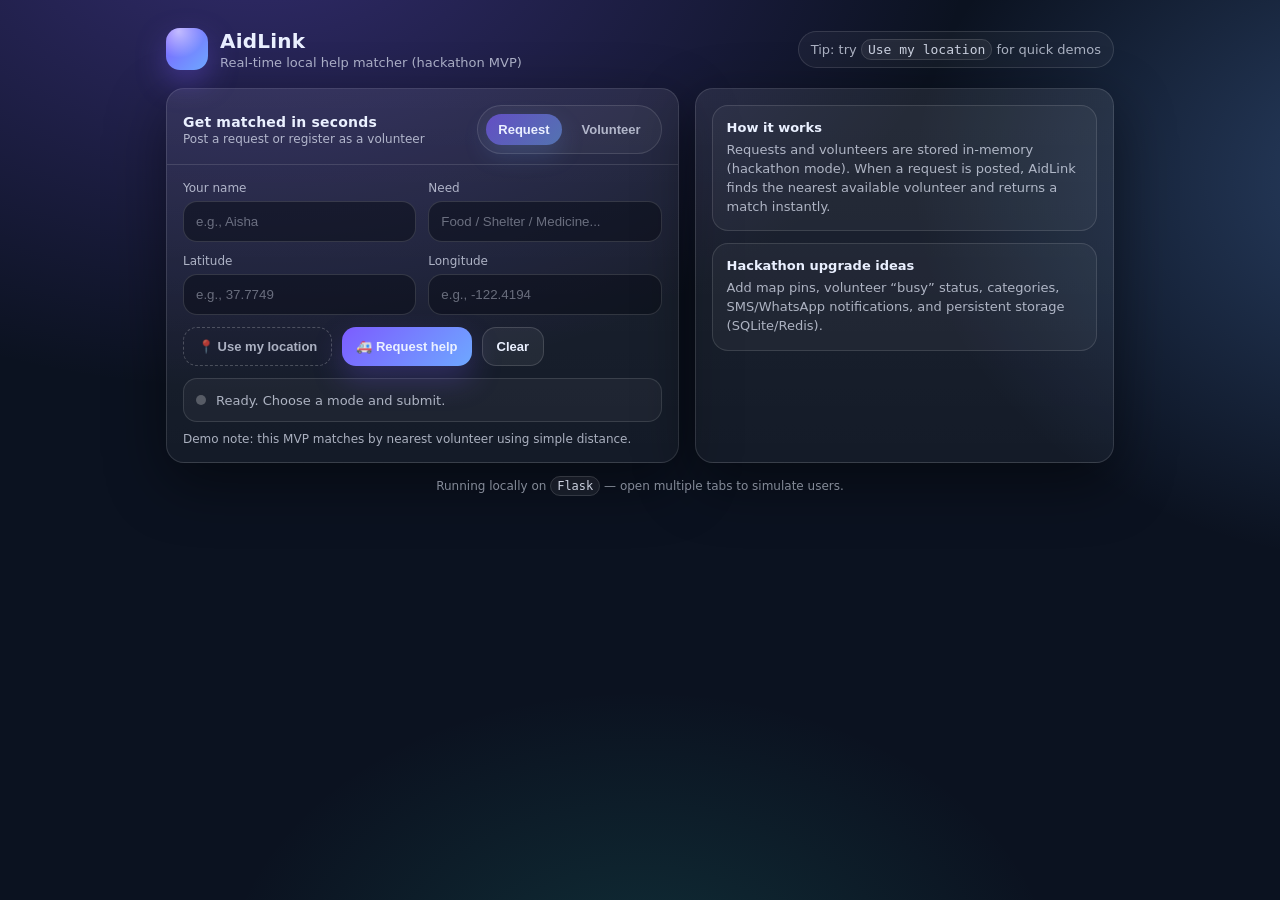
<file: index.html>
<!DOCTYPE html>
<html lang="en">
<head>
  <meta charset="UTF-8" />
  <meta name="viewport" content="width=device-width, initial-scale=1.0"/>
  <title>AidLink</title>
  <style>
    :root{
      --bg: #0b1220;
      --card: rgba(255,255,255,0.06);
      --card2: rgba(255,255,255,0.09);
      --text: #eaf0ff;
      --muted: rgba(234,240,255,0.7);
      --line: rgba(255,255,255,0.12);
      --brand: #6ea8ff;
      --brand2:#7c5cff;
      --good:#2dd4bf;
      --bad:#fb7185;
      --shadow: 0 20px 60px rgba(0,0,0,0.45);
      --radius: 18px;
    }

    * { box-sizing: border-box; }
    body{
      margin:0;
      font-family: ui-sans-serif, system-ui, -apple-system, Segoe UI, Roboto, Helvetica, Arial;
      color: var(--text);
      background:
        radial-gradient(1200px 800px at 20% -10%, rgba(124,92,255,0.35), transparent 60%),
        radial-gradient(900px 700px at 110% 20%, rgba(110,168,255,0.30), transparent 55%),
        radial-gradient(700px 500px at 50% 110%, rgba(45,212,191,0.15), transparent 60%),
        var(--bg);
      min-height: 100vh;
    }

    .wrap{
      max-width: 980px;
      margin: 0 auto;
      padding: 28px 16px 60px;
    }

    header{
      display:flex;
      align-items:center;
      justify-content:space-between;
      gap: 14px;
      margin-bottom: 18px;
    }

    .brand{
      display:flex;
      align-items:center;
      gap: 12px;
    }

    .logo{
      width: 42px;
      height: 42px;
      border-radius: 14px;
      background: linear-gradient(135deg, var(--brand2), var(--brand));
      box-shadow: 0 12px 30px rgba(124,92,255,0.35);
      position: relative;
      overflow:hidden;
    }
    .logo:after{
      content:"";
      position:absolute;
      inset:-30%;
      background: radial-gradient(circle at 30% 30%, rgba(255,255,255,0.55), transparent 40%);
      transform: rotate(20deg);
    }

    h1{
      font-size: 20px;
      margin:0;
      letter-spacing: 0.2px;
    }
    .sub{
      margin:2px 0 0;
      color: var(--muted);
      font-size: 13px;
    }

    .pill{
      padding: 10px 12px;
      border: 1px solid var(--line);
      background: rgba(255,255,255,0.04);
      border-radius: 999px;
      color: var(--muted);
      font-size: 13px;
      white-space: nowrap;
    }

    .grid{
      display:grid;
      grid-template-columns: 1.1fr 0.9fr;
      gap: 16px;
      margin-top: 14px;
    }

    @media (max-width: 860px){
      .grid{ grid-template-columns: 1fr; }
      header{ flex-direction: column; align-items: flex-start; }
      .pill{ width: 100%; }
    }

    .card{
      background: linear-gradient(180deg, rgba(255,255,255,0.08), rgba(255,255,255,0.04));
      border: 1px solid var(--line);
      border-radius: var(--radius);
      box-shadow: var(--shadow);
      overflow:hidden;
    }

    .cardHead{
      padding: 16px 16px 10px;
      border-bottom: 1px solid var(--line);
      display:flex;
      align-items:center;
      justify-content:space-between;
      gap: 10px;
    }

    .cardTitle{
      display:flex;
      flex-direction:column;
      gap: 2px;
    }
    .cardTitle strong{
      font-size: 14px;
      letter-spacing: 0.2px;
    }
    .cardTitle span{
      font-size: 12px;
      color: var(--muted);
    }

    .tabs{
      display:flex;
      gap: 8px;
      padding: 8px;
      background: rgba(255,255,255,0.04);
      border: 1px solid var(--line);
      border-radius: 999px;
    }
    .tab{
      border: none;
      cursor:pointer;
      padding: 8px 12px;
      border-radius: 999px;
      background: transparent;
      color: var(--muted);
      font-weight: 600;
      font-size: 13px;
    }
    .tab.active{
      background: linear-gradient(135deg, rgba(124,92,255,0.65), rgba(110,168,255,0.55));
      color: var(--text);
      box-shadow: 0 10px 25px rgba(110,168,255,0.18);
    }

    .cardBody{ padding: 16px; }

    .row{
      display:grid;
      grid-template-columns: 1fr 1fr;
      gap: 12px;
    }
    @media (max-width: 520px){
      .row{ grid-template-columns: 1fr; }
    }

    label{
      display:block;
      font-size: 12px;
      color: var(--muted);
      margin-bottom: 6px;
    }

    input{
      width:100%;
      padding: 12px 12px;
      border-radius: 14px;
      border: 1px solid rgba(255,255,255,0.14);
      background: rgba(10,14,25,0.55);
      color: var(--text);
      outline: none;
      transition: 120ms ease;
    }
    input:focus{
      border-color: rgba(110,168,255,0.55);
      box-shadow: 0 0 0 3px rgba(110,168,255,0.18);
    }
    input::placeholder{ color: rgba(234,240,255,0.40); }

    .actions{
      display:flex;
      gap: 10px;
      flex-wrap: wrap;
      margin-top: 12px;
    }

    .btn{
      border: 1px solid rgba(255,255,255,0.14);
      background: rgba(255,255,255,0.06);
      color: var(--text);
      padding: 11px 14px;
      border-radius: 14px;
      cursor:pointer;
      font-weight: 700;
      font-size: 13px;
      transition: 120ms ease;
      display:inline-flex;
      align-items:center;
      gap: 8px;
    }
    .btn:hover{ transform: translateY(-1px); background: rgba(255,255,255,0.09); }
    .btn:active{ transform: translateY(0px); }

    .btn.primary{
      border: none;
      background: linear-gradient(135deg, var(--brand2), var(--brand));
      box-shadow: 0 14px 30px rgba(124,92,255,0.25);
    }
    .btn.primary:hover{ filter: brightness(1.03); }

    .btn.ghost{
      background: transparent;
      border: 1px dashed rgba(255,255,255,0.22);
      color: var(--muted);
    }

    .status{
      margin-top: 12px;
      padding: 12px 12px;
      border-radius: 14px;
      border: 1px solid var(--line);
      background: rgba(255,255,255,0.04);
      color: var(--muted);
      font-size: 13px;
      min-height: 44px;
      display:flex;
      align-items:center;
      gap: 10px;
    }

    .dot{
      width: 10px; height: 10px;
      border-radius: 999px;
      background: rgba(255,255,255,0.25);
      flex: 0 0 auto;
    }
    .status.good .dot{ background: var(--good); }
    .status.bad  .dot{ background: var(--bad); }
    .status.loading .dot{
      background: var(--brand);
      animation: pulse 1s infinite;
    }
    @keyframes pulse{
      0%{ transform: scale(0.9); opacity: 0.6; }
      50%{ transform: scale(1.15); opacity: 1; }
      100%{ transform: scale(0.9); opacity: 0.6; }
    }

    .side{
      padding: 16px;
      display:flex;
      flex-direction:column;
      gap: 12px;
    }

    .info{
      padding: 14px;
      border-radius: 16px;
      border: 1px solid var(--line);
      background: rgba(255,255,255,0.04);
    }
    .info strong{ display:block; font-size: 13px; margin-bottom: 6px; }
    .info p{ margin:0; color: var(--muted); font-size: 13px; line-height: 1.45; }

    .resultBox{
      padding: 14px;
      border-radius: 16px;
      border: 1px solid rgba(45,212,191,0.25);
      background: linear-gradient(180deg, rgba(45,212,191,0.12), rgba(255,255,255,0.04));
      display:none;
    }
    .resultBox.show{ display:block; }
    .resultBox .k{ color: var(--muted); font-size: 12px; }
    .resultBox .v{ font-weight: 800; font-size: 14px; margin-top: 2px; }
    .resultGrid{
      display:grid;
      grid-template-columns: 1fr 1fr;
      gap: 10px;
      margin-top: 10px;
    }
    @media (max-width: 520px){
      .resultGrid{ grid-template-columns: 1fr; }
    }

    .small{
      font-size: 12px;
      color: var(--muted);
      margin-top: 10px;
    }

    .footerHint{
      margin-top: 16px;
      color: rgba(234,240,255,0.55);
      font-size: 12px;
      text-align:center;
    }

    code.inline{
      background: rgba(255,255,255,0.06);
      border: 1px solid var(--line);
      padding: 2px 6px;
      border-radius: 10px;
      color: rgba(234,240,255,0.85);
    }
  </style>
</head>

<body>
  <div class="wrap">
    <header>
      <div class="brand">
        <div class="logo" aria-hidden="true"></div>
        <div>
          <h1>AidLink</h1>
          <div class="sub">Real-time local help matcher (hackathon MVP)</div>
        </div>
      </div>
      <div class="pill">Tip: try <code class="inline">Use my location</code> for quick demos</div>
    </header>

    <div class="grid">
      <!-- Main card -->
      <div class="card">
        <div class="cardHead">
          <div class="cardTitle">
            <strong>Get matched in seconds</strong>
            <span>Post a request or register as a volunteer</span>
          </div>

          <div class="tabs" role="tablist" aria-label="AidLink modes">
            <button id="tabRequest" class="tab active" onclick="setMode('request')" role="tab">Request</button>
            <button id="tabVolunteer" class="tab" onclick="setMode('volunteer')" role="tab">Volunteer</button>
          </div>
        </div>

        <div class="cardBody">
          <!-- Request form -->
          <div id="requestPane">
            <div class="row">
              <div>
                <label for="req_name">Your name</label>
                <input id="req_name" placeholder="e.g., Aisha" autocomplete="name" />
              </div>
              <div>
                <label for="req_need">Need</label>
                <input id="req_need" placeholder="Food / Shelter / Medicine..." />
              </div>
            </div>

            <div class="row" style="margin-top:12px;">
              <div>
                <label for="req_lat">Latitude</label>
                <input id="req_lat" placeholder="e.g., 37.7749" inputmode="decimal" />
              </div>
              <div>
                <label for="req_lng">Longitude</label>
                <input id="req_lng" placeholder="e.g., -122.4194" inputmode="decimal" />
              </div>
            </div>

            <div class="actions">
              <button class="btn ghost" onclick="fillMyLocation('request')">📍 Use my location</button>
              <button class="btn primary" onclick="requestHelp()">🚑 Request help</button>
              <button class="btn" onclick="clearForm('request')">Clear</button>
            </div>
          </div>

          <!-- Volunteer form -->
          <div id="volunteerPane" style="display:none;">
            <div class="row">
              <div>
                <label for="vol_name">Your name</label>
                <input id="vol_name" placeholder="e.g., Mateo" autocomplete="name" />
              </div>
              <div>
                <label for="vol_skill">Can help with</label>
                <input id="vol_skill" placeholder="Transport / First aid / Supplies..." />
              </div>
            </div>

            <div class="row" style="margin-top:12px;">
              <div>
                <label for="vol_lat">Latitude</label>
                <input id="vol_lat" placeholder="e.g., 37.7751" inputmode="decimal" />
              </div>
              <div>
                <label for="vol_lng">Longitude</label>
                <input id="vol_lng" placeholder="e.g., -122.4183" inputmode="decimal" />
              </div>
            </div>

            <div class="actions">
              <button class="btn ghost" onclick="fillMyLocation('volunteer')">📍 Use my location</button>
              <button class="btn primary" onclick="registerVolunteer()">🙋 Register volunteer</button>
              <button class="btn" onclick="clearForm('volunteer')">Clear</button>
            </div>
          </div>

          <div id="status" class="status">
            <div class="dot"></div>
            <div id="statusText">Ready. Choose a mode and submit.</div>
          </div>

          <div class="small">
            Demo note: this MVP matches by nearest volunteer using simple distance.
          </div>
        </div>
      </div>

      <!-- Side panel -->
      <div class="card">
        <div class="side">
          <div class="info">
            <strong>How it works</strong>
            <p>
              Requests and volunteers are stored in-memory (hackathon mode). When a request is posted,
              AidLink finds the nearest available volunteer and returns a match instantly.
            </p>
          </div>

          <div id="matchBox" class="resultBox">
            <strong>✅ Match found</strong>
            <div class="resultGrid">
              <div>
                <div class="k">Volunteer</div>
                <div id="m_name" class="v">—</div>
              </div>
              <div>
                <div class="k">Distance (approx)</div>
                <div id="m_dist" class="v">—</div>
              </div>
              <div>
                <div class="k">Volunteer location</div>
                <div id="m_loc" class="v">—</div>
              </div>
              <div>
                <div class="k">Request need</div>
                <div id="m_need" class="v">—</div>
              </div>
            </div>
          </div>

          <div class="info">
            <strong>Hackathon upgrade ideas</strong>
            <p>
              Add map pins, volunteer “busy” status, categories, SMS/WhatsApp notifications,
              and persistent storage (SQLite/Redis).
            </p>
          </div>
        </div>
      </div>
    </div>

    <div class="footerHint">
      Running locally on <code class="inline">Flask</code> — open multiple tabs to simulate users.
    </div>
  </div>

  <script>
    let mode = "request";

    function setMode(next){
      mode = next;
      document.getElementById("tabRequest").classList.toggle("active", next === "request");
      document.getElementById("tabVolunteer").classList.toggle("active", next === "volunteer");
      document.getElementById("requestPane").style.display = next === "request" ? "block" : "none";
      document.getElementById("volunteerPane").style.display = next === "volunteer" ? "block" : "none";
      setStatus("Ready.", "neutral");
      hideMatch();
    }

    function setStatus(text, kind){
      const el = document.getElementById("status");
      const t = document.getElementById("statusText");
      t.textContent = text;

      el.classList.remove("good","bad","loading");
      if(kind === "good") el.classList.add("good");
      else if(kind === "bad") el.classList.add("bad");
      else if(kind === "loading") el.classList.add("loading");
    }

    function hideMatch(){
      document.getElementById("matchBox").classList.remove("show");
    }

    function showMatch(volunteer, need, distanceApprox){
      document.getElementById("m_name").textContent = volunteer?.name ?? "—";
      document.getElementById("m_loc").textContent = `${volunteer?.lat ?? "?"}, ${volunteer?.lng ?? "?"}`;
      document.getElementById("m_need").textContent = need || "—";
      document.getElementById("m_dist").textContent = (distanceApprox != null) ? `${distanceApprox.toFixed(4)} units` : "—";
      document.getElementById("matchBox").classList.add("show");
    }

    function parseNum(id){
      const v = document.getElementById(id).value.trim();
      const n = Number(v);
      return Number.isFinite(n) ? n : null;
    }

    function clearForm(which){
      if(which === "request"){
        ["req_name","req_need","req_lat","req_lng"].forEach(id => document.getElementById(id).value = "");
      }else{
        ["vol_name","vol_skill","vol_lat","vol_lng"].forEach(id => document.getElementById(id).value = "");
      }
      setStatus("Cleared.", "neutral");
      hideMatch();
    }

    function fillMyLocation(which){
      if(!navigator.geolocation){
        setStatus("Geolocation not supported in this browser.", "bad");
        return;
      }
      setStatus("Getting your location…", "loading");
      navigator.geolocation.getCurrentPosition(
        (pos) => {
          const lat = pos.coords.latitude;
          const lng = pos.coords.longitude;
          if(which === "request"){
            document.getElementById("req_lat").value = lat.toFixed(6);
            document.getElementById("req_lng").value = lng.toFixed(6);
          } else {
            document.getElementById("vol_lat").value = lat.toFixed(6);
            document.getElementById("vol_lng").value = lng.toFixed(6);
          }
          setStatus("Location filled.", "good");
        },
        (err) => {
          setStatus("Could not get location (permission denied or unavailable).", "bad");
        },
        { enableHighAccuracy: true, timeout: 8000 }
      );
    }

    // approximate distance to display (same as backend's simple Euclidean formula)
    function euclid(aLat,aLng,bLat,bLng){
      return Math.sqrt((aLat-bLat)**2 + (aLng-bLng)**2);
    }

    async function requestHelp(){
      const name = document.getElementById("req_name").value.trim();
      const need = document.getElementById("req_need").value.trim();
      const lat = parseNum("req_lat");
      const lng = parseNum("req_lng");

      if(!name || !need || lat === null || lng === null){
        setStatus("Please fill name, need, latitude, and longitude.", "bad");
        return;
      }

      setStatus("Sending request…", "loading");
      hideMatch();

      try{
        const res = await fetch("/request_help", {
          method: "POST",
          headers: { "Content-Type": "application/json" },
          body: JSON.stringify({ name, need, lat, lng })
        });

        const json = await res.json();

        if(json.volunteer){
          const d = euclid(lat, lng, json.volunteer.lat, json.volunteer.lng);
          showMatch(json.volunteer, need, d);
          setStatus(json.message || "Volunteer matched!", "good");
        } else {
          setStatus(json.message || "No volunteers available yet.", "neutral");
        }
      } catch(e){
        setStatus("Network error. Is the Flask server running?", "bad");
      }
    }

    async function registerVolunteer(){
      const name = document.getElementById("vol_name").value.trim();
      const skill = document.getElementById("vol_skill").value.trim();
      const lat = parseNum("vol_lat");
      const lng = parseNum("vol_lng");

      if(!name || !skill || lat === null || lng === null){
        setStatus("Please fill name, skill, latitude, and longitude.", "bad");
        return;
      }

      setStatus("Registering volunteer…", "loading");
      hideMatch();

      try{
        const res = await fetch("/volunteer", {
          method: "POST",
          headers: { "Content-Type": "application/json" },
          body: JSON.stringify({ name, skill, lat, lng })
        });

        const json = await res.json();
        setStatus(json.message || "Volunteer registered successfully!", "good");
      } catch(e){
        setStatus("Network error. Is the Flask server running?", "bad");
      }
    }
  </script>
</body>
</html>
</file>
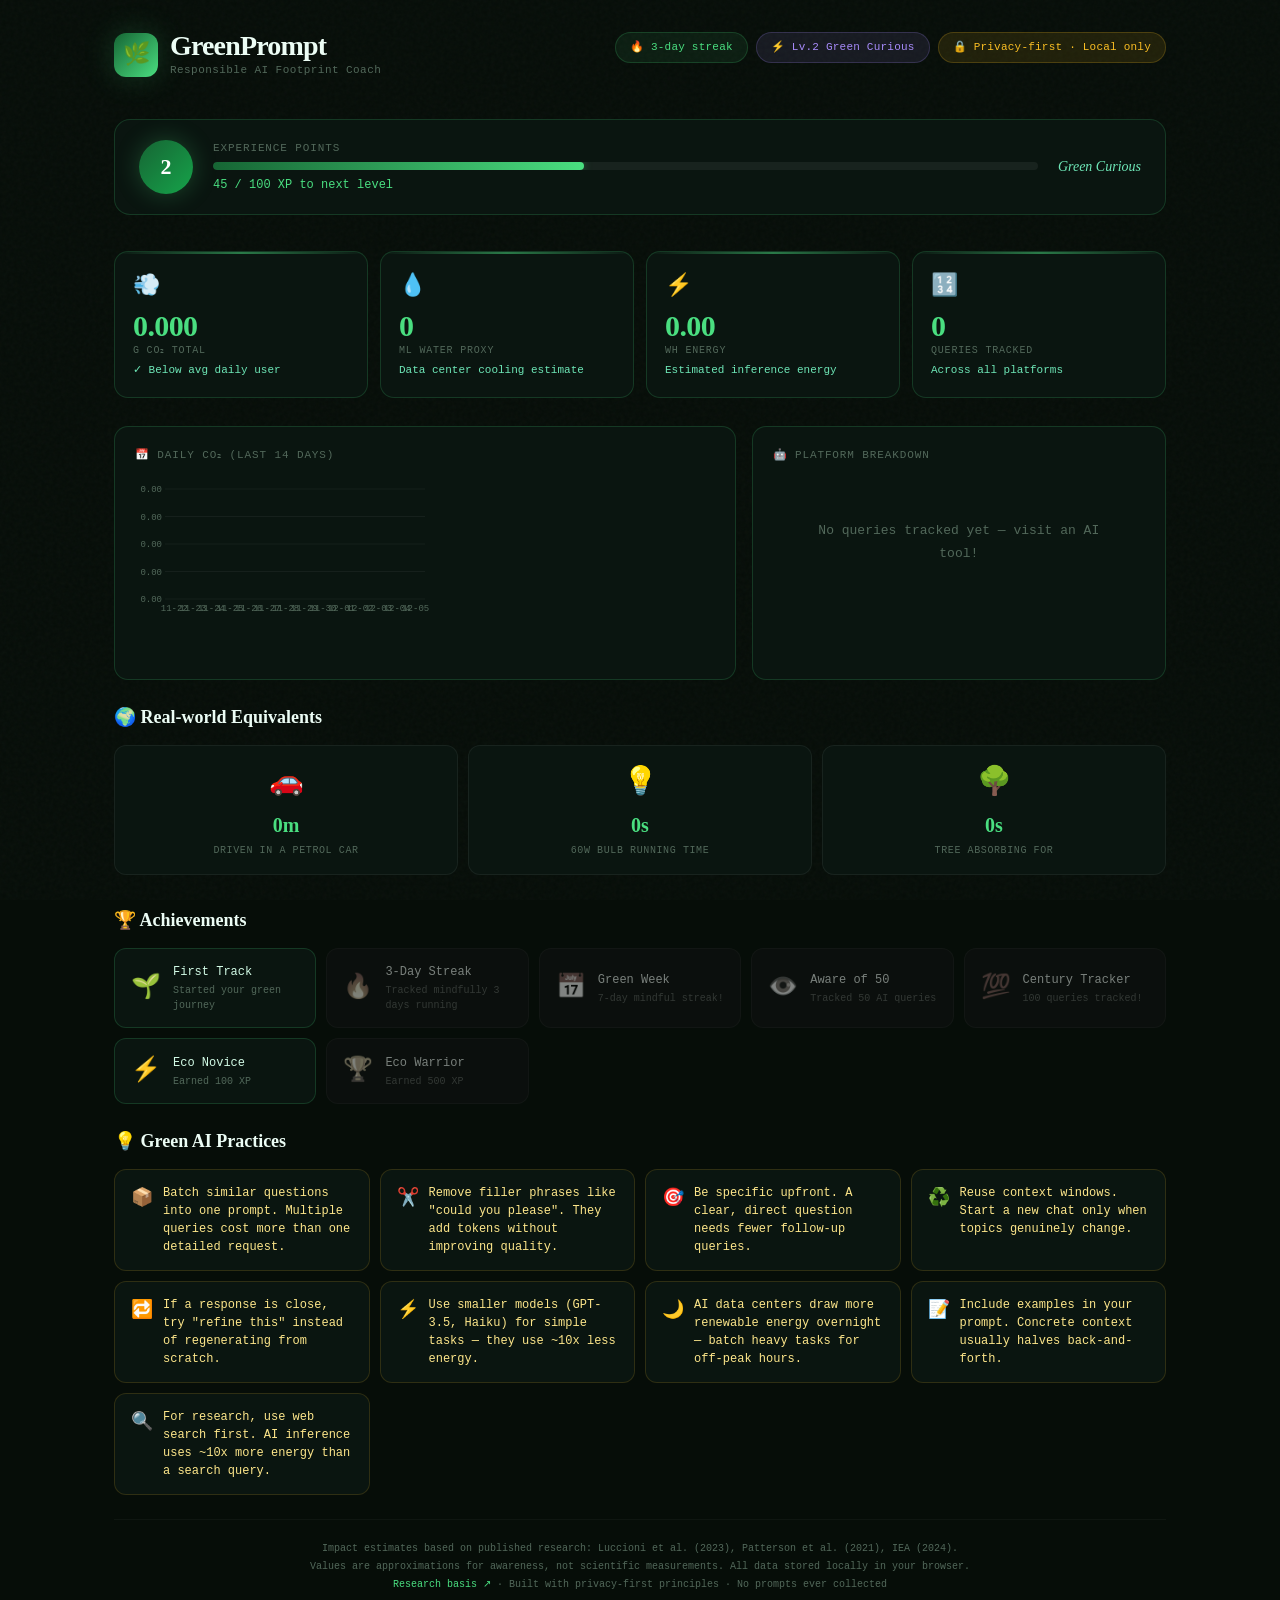
<file: dashboard.html>
<!DOCTYPE html>
<html lang="en">
<head>
<meta charset="UTF-8">
<meta name="viewport" content="width=device-width, initial-scale=1.0">
<title>GreenPrompt Dashboard</title>

<script src="chart.min.js"></script>
<style>
  *, *::before, *::after { box-sizing: border-box; margin: 0; padding: 0; }

  :root {
    --green:        #4ade80;
    --green-dark:   #166534;
    --green-mid:    #16a34a;
    --green-dim:    rgba(74, 222, 128, 0.08);
    --green-glow:   rgba(74, 222, 128, 0.15);
    --green-border: rgba(74, 222, 128, 0.18);
    --bg:           #060d08;
    --bg2:          #0a1510;
    --bg3:          #0d1d13;
    --text:         #d1fae5;
    --muted:        #52685a;
    --amber:        #fbbf24;
    --amber-dim:    rgba(251, 191, 36, 0.1);
    --violet:       #a78bfa;
    --violet-dim:   rgba(167, 139, 250, 0.1);
  }

  html { font-size: 14px; }

  body {
    background: var(--bg);
    color: var(--text);
    font-family: 'Courier New', Courier, monospace;
    min-height: 100vh;
    line-height: 1.5;
  }

  /* Noise texture overlay */
  body::before {
    content: '';
    position: fixed;
    inset: 0;
    background-image: url("data:image/svg+xml,%3Csvg viewBox='0 0 256 256' xmlns='http://www.w3.org/2000/svg'%3E%3Cfilter id='noise'%3E%3CfeTurbulence type='fractalNoise' baseFrequency='0.9' numOctaves='4' stitchTiles='stitch'/%3E%3C/filter%3E%3Crect width='100%25' height='100%25' filter='url(%23noise)' opacity='0.03'/%3E%3C/svg%3E");
    pointer-events: none;
    z-index: 0;
  }

  .container {
    max-width: 1100px;
    margin: 0 auto;
    padding: 32px 24px;
    position: relative;
    z-index: 1;
  }

  /* Header */
  .site-header {
    display: flex;
    align-items: flex-start;
    justify-content: space-between;
    margin-bottom: 40px;
    gap: 20px;
  }

  .brand {
    display: flex;
    align-items: center;
    gap: 12px;
  }

  .brand-icon {
    width: 44px;
    height: 44px;
    background: linear-gradient(135deg, var(--green-dark), var(--green));
    border-radius: 12px;
    display: flex;
    align-items: center;
    justify-content: center;
    font-size: 22px;
    box-shadow: 0 0 32px rgba(74, 222, 128, 0.2);
  }

  .brand-name {
    font-family: Georgia, serif;
    font-size: 28px;
    font-weight: 700;
    color: #ecfdf5;
    letter-spacing: -0.03em;
    line-height: 1;
  }

  .brand-tagline {
    font-size: 11px;
    color: var(--muted);
    margin-top: 2px;
    letter-spacing: 0.04em;
  }

  .header-badges {
    display: flex;
    gap: 8px;
    flex-wrap: wrap;
    justify-content: flex-end;
  }

  .badge {
    padding: 6px 14px;
    border-radius: 100px;
    font-size: 11px;
    font-weight: 500;
    letter-spacing: 0.02em;
  }

  .badge-green {
    background: var(--green-dim);
    border: 1px solid var(--green-border);
    color: var(--green);
  }

  .badge-amber {
    background: var(--amber-dim);
    border: 1px solid rgba(251, 191, 36, 0.2);
    color: var(--amber);
  }

  .badge-violet {
    background: var(--violet-dim);
    border: 1px solid rgba(167, 139, 250, 0.2);
    color: var(--violet);
  }

  /* XP Progress */
  .xp-bar-wrap {
    margin-bottom: 36px;
    padding: 20px 24px;
    background: var(--bg2);
    border: 1px solid var(--green-border);
    border-radius: 16px;
    display: flex;
    align-items: center;
    gap: 20px;
  }

  .xp-level {
    width: 54px;
    height: 54px;
    background: linear-gradient(135deg, var(--green-dark), var(--green-mid));
    border-radius: 50%;
    display: flex;
    align-items: center;
    justify-content: center;
    font-family: Georgia, serif;
    font-size: 22px;
    font-weight: 700;
    color: #fff;
    flex-shrink: 0;
    box-shadow: 0 0 24px rgba(74, 222, 128, 0.25);
  }

  .xp-info { flex: 1; }

  .xp-label {
    font-size: 11px;
    color: var(--muted);
    text-transform: uppercase;
    letter-spacing: 0.08em;
    margin-bottom: 6px;
  }

  .xp-progress {
    height: 8px;
    background: rgba(255,255,255,0.06);
    border-radius: 100px;
    overflow: hidden;
    margin-bottom: 6px;
  }

  .xp-fill {
    height: 100%;
    background: linear-gradient(90deg, var(--green-dark), var(--green));
    border-radius: 100px;
    transition: width 0.8s cubic-bezier(0.34, 1.56, 0.64, 1);
    box-shadow: 0 0 8px rgba(74, 222, 128, 0.4);
  }

  .xp-numbers { font-size: 12px; color: var(--green); }

  .xp-title {
    text-align: right;
    font-family: Georgia, serif;
    font-size: 14px;
    font-style: italic;
    color: #6ee7b7;
  }

  /* Stats row */
  .stats-row {
    display: grid;
    grid-template-columns: repeat(4, 1fr);
    gap: 12px;
    margin-bottom: 28px;
  }

  .stat-tile {
    background: var(--bg2);
    border: 1px solid var(--green-border);
    border-radius: 14px;
    padding: 18px;
    position: relative;
    overflow: hidden;
  }

  .stat-tile::before {
    content: '';
    position: absolute;
    top: 0; left: 0; right: 0;
    height: 2px;
    background: linear-gradient(90deg, transparent, var(--green), transparent);
    opacity: 0.5;
  }

  .stat-tile-icon { font-size: 22px; margin-bottom: 8px; }
  .stat-tile-value {
    font-family: Georgia, serif;
    font-size: 30px;
    font-weight: 700;
    color: var(--green);
    line-height: 1;
    letter-spacing: -0.02em;
  }

  .stat-tile-unit {
    font-size: 10px;
    color: var(--muted);
    text-transform: uppercase;
    letter-spacing: 0.08em;
    margin-top: 2px;
  }

  .stat-tile-label {
    font-size: 11px;
    color: #6ee7b7;
    margin-top: 4px;
  }

  /* Chart grid */
  .chart-grid {
    display: grid;
    grid-template-columns: 1.5fr 1fr;
    gap: 16px;
    margin-bottom: 24px;
  }

  .chart-card {
    background: var(--bg2);
    border: 1px solid var(--green-border);
    border-radius: 14px;
    padding: 20px;
  }

  .chart-card-title {
    font-size: 11px;
    text-transform: uppercase;
    letter-spacing: 0.08em;
    color: var(--muted);
    margin-bottom: 16px;
    display: flex;
    align-items: center;
    gap: 6px;
  }

  .chart-canvas-wrap {
    position: relative;
    height: 180px;
  }

  /* Platform breakdown */
  .platform-list {
    display: flex;
    flex-direction: column;
    gap: 10px;
  }

  .platform-row {
    display: flex;
    align-items: center;
    gap: 10px;
  }

  .platform-name { flex: 1; font-size: 12px; color: var(--text); }
  .platform-bar-wrap { flex: 2; height: 6px; background: rgba(255,255,255,0.06); border-radius: 100px; overflow: hidden; }
  .platform-bar { height: 100%; border-radius: 100px; background: var(--green); }
  .platform-pct { font-size: 11px; color: var(--muted); width: 32px; text-align: right; }

  /* Achievements grid */
  .achieve-section { margin-bottom: 24px; }

  .section-title {
    font-family: Georgia, serif;
    font-size: 18px;
    font-weight: 700;
    color: #ecfdf5;
    margin-bottom: 14px;
    display: flex;
    align-items: center;
    gap: 8px;
  }

  .achievements-grid {
    display: grid;
    grid-template-columns: repeat(auto-fill, minmax(200px, 1fr));
    gap: 10px;
  }

  .achievement-card {
    background: var(--bg2);
    border: 1px solid var(--green-border);
    border-radius: 12px;
    padding: 14px 16px;
    display: flex;
    align-items: center;
    gap: 12px;
  }

  .achievement-card.locked {
    border-color: rgba(255,255,255,0.06);
    opacity: 0.5;
    filter: grayscale(0.8);
  }

  .achievement-emoji { font-size: 24px; }

  .achievement-info {}
  .achievement-name { font-size: 12px; font-weight: 500; color: var(--text); }
  .achievement-desc { font-size: 10px; color: var(--muted); margin-top: 2px; }

  /* Tips section */
  .tips-section { margin-bottom: 24px; }

  .tips-grid {
    display: grid;
    grid-template-columns: repeat(auto-fill, minmax(240px, 1fr));
    gap: 10px;
  }

  .tip-card {
    background: var(--bg2);
    border: 1px solid rgba(251,191,36,0.15);
    border-radius: 12px;
    padding: 14px 16px;
    display: flex;
    gap: 10px;
    align-items: flex-start;
  }

  .tip-icon { font-size: 18px; flex-shrink: 0; margin-top: 1px; }
  .tip-content { font-size: 12px; color: #fde68a; line-height: 1.5; }

  /* Equivalents */
  .equiv-section { margin-bottom: 32px; }

  .equiv-cards {
    display: grid;
    grid-template-columns: repeat(3, 1fr);
    gap: 10px;
  }

  .equiv-card {
    background: var(--bg2);
    border: 1px solid rgba(255,255,255,0.06);
    border-radius: 12px;
    padding: 16px;
    text-align: center;
  }

  .equiv-emoji { font-size: 28px; margin-bottom: 6px; }
  .equiv-value { font-family: Georgia, serif; font-size: 20px; font-weight: 700; color: var(--green); margin-bottom: 4px; }
  .equiv-label { font-size: 10px; color: var(--muted); line-height: 1.4; text-transform: uppercase; letter-spacing: 0.06em; }

  /* Footer */
  .footer {
    text-align: center;
    padding: 20px 0;
    font-size: 10px;
    color: var(--muted);
    border-top: 1px solid rgba(255,255,255,0.04);
    line-height: 1.8;
  }

  .footer a { color: var(--green); text-decoration: none; }

  /* Responsive */
  @media (max-width: 768px) {
    .stats-row { grid-template-columns: repeat(2, 1fr); }
    .chart-grid { grid-template-columns: 1fr; }
    .equiv-cards { grid-template-columns: 1fr 1fr; }
    .site-header { flex-direction: column; }
    .header-badges { justify-content: flex-start; }
  }

  .no-data {
    text-align: center;
    padding: 40px;
    color: var(--muted);
    font-size: 13px;
    line-height: 1.8;
  }
</style>
</head>
<body>

<div class="container">

  <!-- Header -->
  <header class="site-header">
    <div class="brand">
      <div class="brand-icon">🌿</div>
      <div>
        <div class="brand-name">GreenPrompt</div>
        <div class="brand-tagline">Responsible AI Footprint Coach</div>
      </div>
    </div>
    <div class="header-badges">
      <div class="badge badge-green" id="streak-badge">🔥 0-day streak</div>
      <div class="badge badge-violet" id="level-badge">⚡ Lv.1 Eco Seedling</div>
      <div class="badge badge-amber">🔒 Privacy-first · Local only</div>
    </div>
  </header>

  <!-- XP Bar -->
  <div class="xp-bar-wrap">
    <div class="xp-level" id="xp-level-num">1</div>
    <div class="xp-info">
      <div class="xp-label">Experience Points</div>
      <div class="xp-progress"><div class="xp-fill" id="xp-fill" style="width:0%"></div></div>
      <div class="xp-numbers" id="xp-numbers">0 / 100 XP</div>
    </div>
    <div class="xp-title" id="level-title">Eco Seedling</div>
  </div>

  <!-- Stats tiles -->
  <div class="stats-row">
    <div class="stat-tile">
      <div class="stat-tile-icon">💨</div>
      <div class="stat-tile-value" id="total-co2">0.0</div>
      <div class="stat-tile-unit">g CO₂ total</div>
      <div class="stat-tile-label" id="co2-compare">Starting out</div>
    </div>
    <div class="stat-tile">
      <div class="stat-tile-icon">💧</div>
      <div class="stat-tile-value" id="total-water">0</div>
      <div class="stat-tile-unit">ml water proxy</div>
      <div class="stat-tile-label" id="water-compare">Data center cooling estimate</div>
    </div>
    <div class="stat-tile">
      <div class="stat-tile-icon">⚡</div>
      <div class="stat-tile-value" id="total-energy">0.0</div>
      <div class="stat-tile-unit">Wh energy</div>
      <div class="stat-tile-label">Estimated inference energy</div>
    </div>
    <div class="stat-tile">
      <div class="stat-tile-icon">🔢</div>
      <div class="stat-tile-value" id="total-queries">0</div>
      <div class="stat-tile-unit">queries tracked</div>
      <div class="stat-tile-label" id="queries-compare">Across all platforms</div>
    </div>
  </div>

  <!-- Charts -->
  <div class="chart-grid">
    <div class="chart-card">
      <div class="chart-card-title">📅 Daily CO₂ (last 14 days)</div>
      <div class="chart-canvas-wrap">
        <canvas id="co2Chart"></canvas>
      </div>
    </div>
    <div class="chart-card">
      <div class="chart-card-title">🤖 Platform breakdown</div>
      <div class="platform-list" id="platform-list">
        <div class="no-data">No data yet — start using AI tools!</div>
      </div>
    </div>
  </div>

  <!-- Real-world equivalents -->
  <section class="equiv-section">
    <div class="section-title">🌍 Real-world Equivalents</div>
    <div class="equiv-cards">
      <div class="equiv-card">
        <div class="equiv-emoji">🚗</div>
        <div class="equiv-value" id="equiv-drive">0m</div>
        <div class="equiv-label">Driven in a petrol car</div>
      </div>
      <div class="equiv-card">
        <div class="equiv-emoji">💡</div>
        <div class="equiv-value" id="equiv-bulb">0s</div>
        <div class="equiv-label">60W bulb running time</div>
      </div>
      <div class="equiv-card">
        <div class="equiv-emoji">🌳</div>
        <div class="equiv-value" id="equiv-tree">0s</div>
        <div class="equiv-label">Tree absorbing for</div>
      </div>
    </div>
  </section>

  <!-- Achievements -->
  <section class="achieve-section">
    <div class="section-title">🏆 Achievements</div>
    <div class="achievements-grid" id="achievements-grid"></div>
  </section>

  <!-- Tips -->
  <section class="tips-section">
    <div class="section-title">💡 Green AI Practices</div>
    <div class="tips-grid" id="tips-grid"></div>
  </section>

  <!-- Footer -->
  <footer class="footer">
    Impact estimates based on published research: Luccioni et al. (2023), Patterson et al. (2021), IEA (2024).<br>
    Values are approximations for awareness, not scientific measurements. All data stored locally in your browser.<br>
    <a href="https://arxiv.org/abs/2311.16863" target="_blank">Research basis ↗</a> ·
    Built with privacy-first principles · No prompts ever collected
  </footer>

</div>


<script src="dashboard.js"></script>
</body>
</html>
</file>
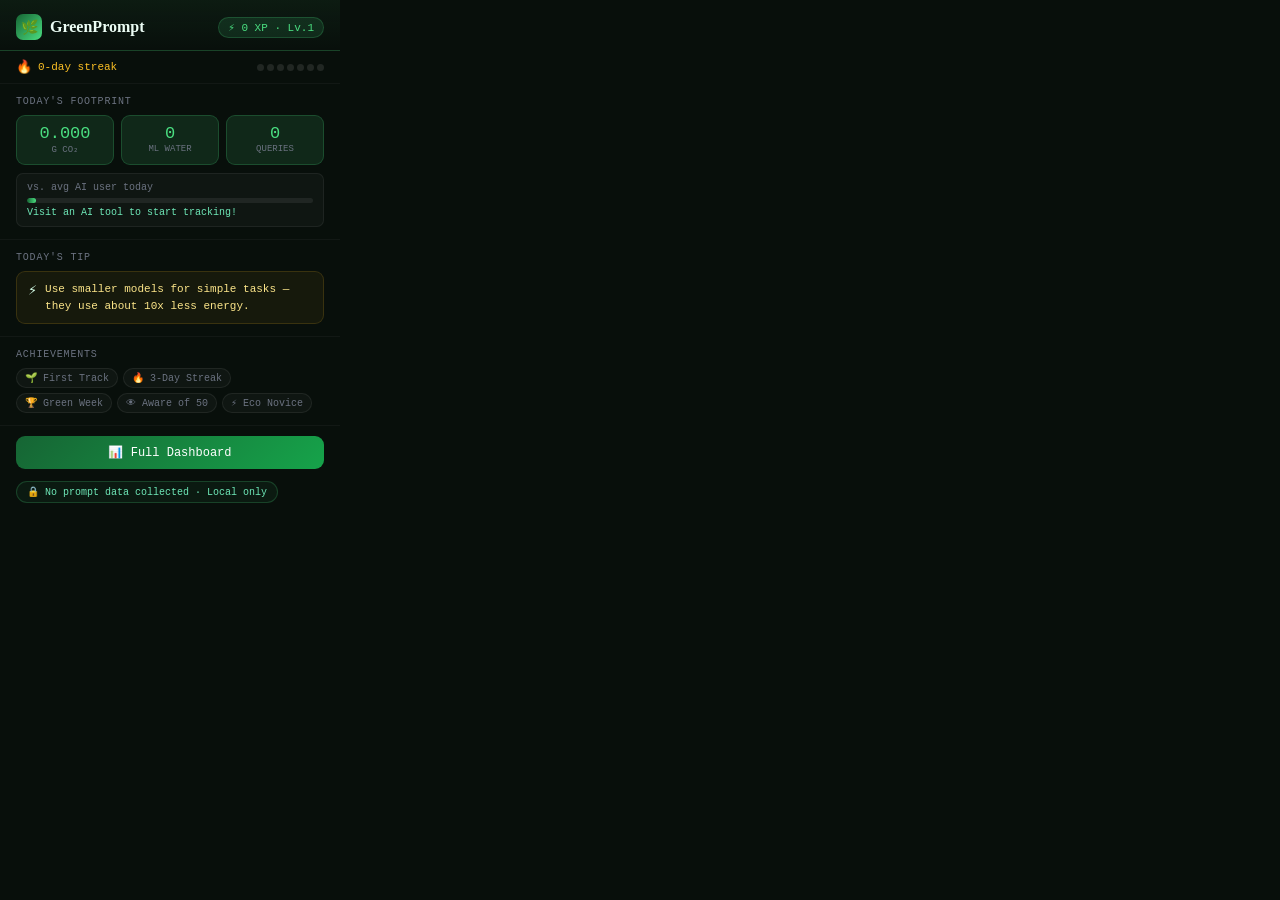
<file: popup.html>
<!DOCTYPE html>
<html lang="en">
<head>
<meta charset="UTF-8">
<title>GreenPrompt</title>
<style>
  *, *::before, *::after { box-sizing: border-box; margin: 0; padding: 0; }
  :root {
    --green: #4ade80; --green-dim: rgba(74,222,128,0.12);
    --green-border: rgba(74,222,128,0.2);
    --bg: #080f0b; --text: #d1fae5; --muted: #6b7280; --amber: #fbbf24;
  }
  html, body { width: 340px; background: var(--bg); color: var(--text); font-family: 'Courier New', monospace; font-size: 13px; }
  .header { padding: 14px 16px 10px; display: flex; align-items: center; justify-content: space-between; border-bottom: 1px solid var(--green-border); background: linear-gradient(180deg,rgba(74,222,128,0.06) 0%,transparent 100%); }
  .logo { display: flex; align-items: center; gap: 8px; }
  .logo-icon { width: 26px; height: 26px; background: linear-gradient(135deg,#166534,#4ade80); border-radius: 7px; display: flex; align-items: center; justify-content: center; font-size: 14px; }
  .logo-text { font-family: Georgia,serif; font-size: 16px; font-weight: 700; color: #ecfdf5; }
  .xp-badge { background: var(--green-dim); border: 1px solid var(--green-border); border-radius: 100px; padding: 3px 9px; font-size: 11px; color: var(--green); }
  .streak-bar { padding: 8px 16px; display: flex; align-items: center; gap: 6px; border-bottom: 1px solid rgba(255,255,255,0.04); }
  .streak-text { font-size: 11px; color: var(--amber); flex: 1; }
  .streak-dots { display: flex; gap: 3px; }
  .dot { width: 7px; height: 7px; border-radius: 50%; background: rgba(255,255,255,0.1); }
  .dot.on { background: var(--amber); }
  .section { padding: 12px 16px; border-bottom: 1px solid rgba(255,255,255,0.04); }
  .section-label { font-size: 10px; text-transform: uppercase; letter-spacing: 0.08em; color: var(--muted); margin-bottom: 8px; }
  .stats-grid { display: grid; grid-template-columns: 1fr 1fr 1fr; gap: 7px; }
  .stat-card { background: var(--green-dim); border: 1px solid var(--green-border); border-radius: 9px; padding: 9px 6px; text-align: center; }
  .stat-val { font-size: 17px; color: var(--green); line-height: 1; margin-bottom: 2px; }
  .stat-unit { font-size: 9px; color: var(--muted); text-transform: uppercase; }
  .compare { margin-top: 8px; padding: 8px 10px; background: rgba(255,255,255,0.03); border: 1px solid rgba(255,255,255,0.06); border-radius: 7px; }
  .compare-label { font-size: 10px; color: var(--muted); margin-bottom: 5px; }
  .compare-track { height: 5px; background: rgba(255,255,255,0.07); border-radius: 100px; overflow: hidden; margin-bottom: 4px; }
  .compare-fill { height: 100%; border-radius: 100px; background: linear-gradient(90deg,#166534,#4ade80); }
  .compare-fill.mid  { background: linear-gradient(90deg,#d97706,#fbbf24); }
  .compare-fill.high { background: linear-gradient(90deg,#dc2626,#f87171); }
  .compare-desc { font-size: 10px; color: #6ee7b7; }
  .tip-card { background: rgba(251,191,36,0.06); border: 1px solid rgba(251,191,36,0.15); border-radius: 9px; padding: 9px 11px; display: flex; gap: 8px; align-items: flex-start; }
  .tip-icon { font-size: 15px; flex-shrink: 0; }
  .tip-text { font-size: 11px; line-height: 1.5; color: #fde68a; }
  .chips { display: flex; flex-wrap: wrap; gap: 5px; }
  .chip { background: rgba(139,92,246,0.1); border: 1px solid rgba(139,92,246,0.2); border-radius: 100px; padding: 3px 8px; font-size: 10px; color: #c4b5fd; }
  .chip.locked { background: rgba(255,255,255,0.03); border-color: rgba(255,255,255,0.07); color: var(--muted); }
  .actions { padding: 10px 16px 12px; }
  .btn-dash { width: 100%; padding: 9px; background: linear-gradient(135deg,#166534,#16a34a); color: #fff; border: none; border-radius: 9px; font-family: 'Courier New',monospace; font-size: 12px; cursor: pointer; }
  .btn-dash:hover { opacity: 0.9; }
  .privacy { padding: 0 16px 12px; }
  .privacy-badge { background: rgba(74,222,128,0.05); border: 1px solid var(--green-border); border-radius: 100px; padding: 4px 10px; font-size: 10px; color: #6ee7b7; display: inline-block; }
  .welcome { padding: 28px 20px; text-align: center; color: var(--muted); line-height: 1.8; font-size: 12px; }
  .welcome strong { color: var(--green); }
</style>
</head>
<body>
<div id="app"></div>
<script src="popup.js"></script>
</body>
</html>
</file>
